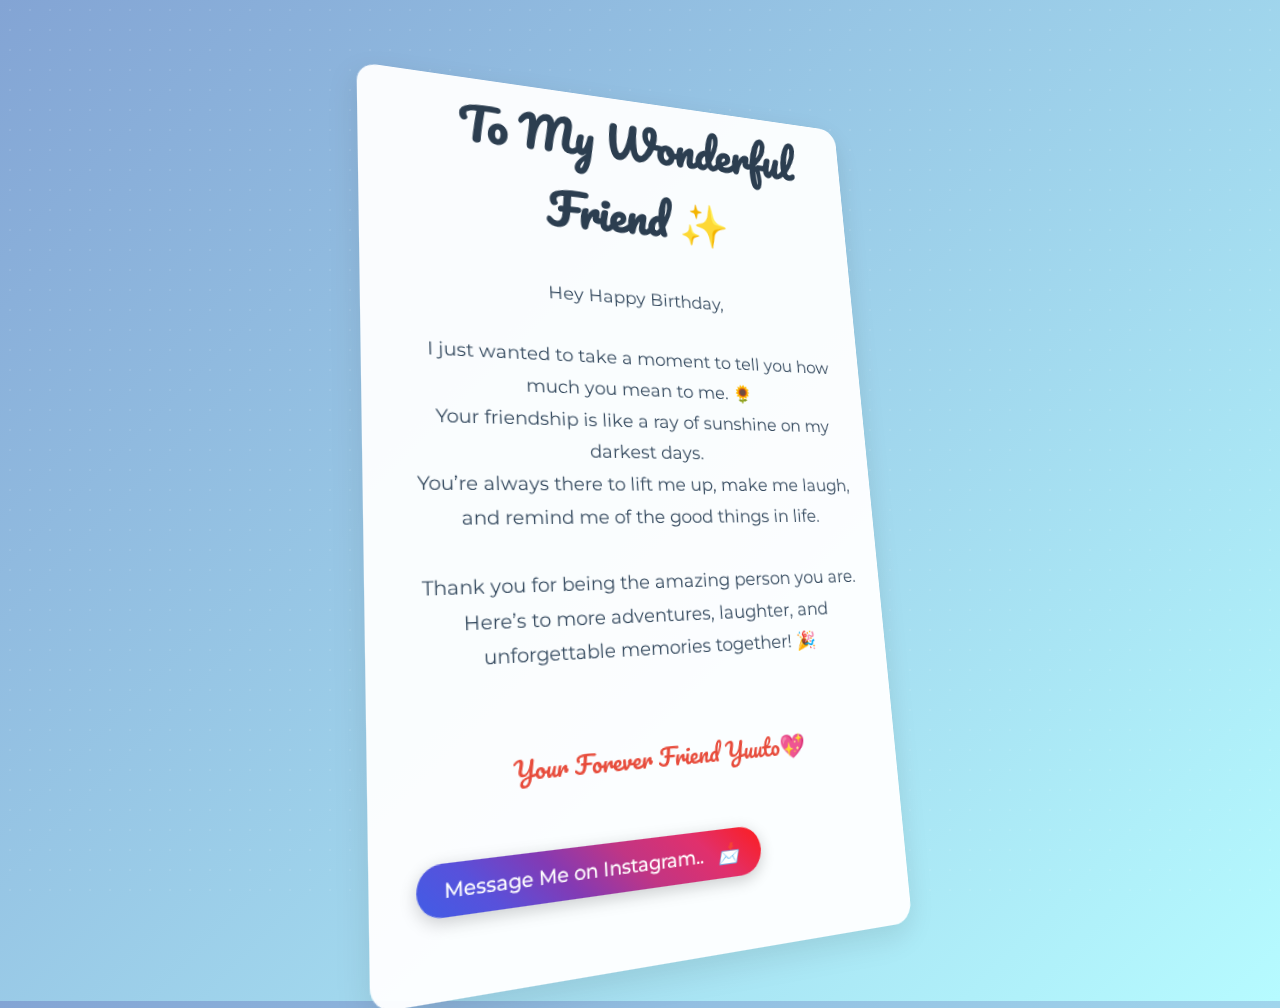
<file: index.html>
<!DOCTYPE html>
<html lang="en">
<head>
  <meta charset="UTF-8">
  <meta name="viewport" content="width=device-width, initial-scale=1.0">
  <title>For My Wonderful Friend 🌟</title>
  <link rel="icon" type="image/x-icon" href="heart.svg">
  <link href="https://fonts.googleapis.com/css2?family=Pacifico&family=Montserrat:wght@300;500&display=swap" rel="stylesheet">
  <link rel="stylesheet" href="style.css">
</head>
<body>
  <div class="background"></div>
  <div class="container">
    <div class="card">
      <h1>To My Wonderful Friend ✨</h1>
      <p class="message">
        Hey Happy Birthday,<br><br>
        I just wanted to take a moment to tell you how much you mean to me. 🌻<br>
        Your friendship is like a ray of sunshine on my darkest days.<br>
        You’re always there to lift me up, make me laugh, and remind me of the good things in life.<br><br>
        Thank you for being the amazing person you are.<br>
        Here’s to more adventures, laughter, and unforgettable memories together! 🎉<br><br>
        <span class="signature">Your Forever Friend Yuuto💖</span>
      </p>
      <a href="https://www.instagram.com/direct/new/" target="_blank" class="instagram-btn">
        <span>Message Me on Instagram.. </span>
        <i class="icon">📩</i>
      </a>
      <div class="confetti"></div>
    </div>
  </div>
  <script src="script.js"></script>
</body>
</html>
</file>
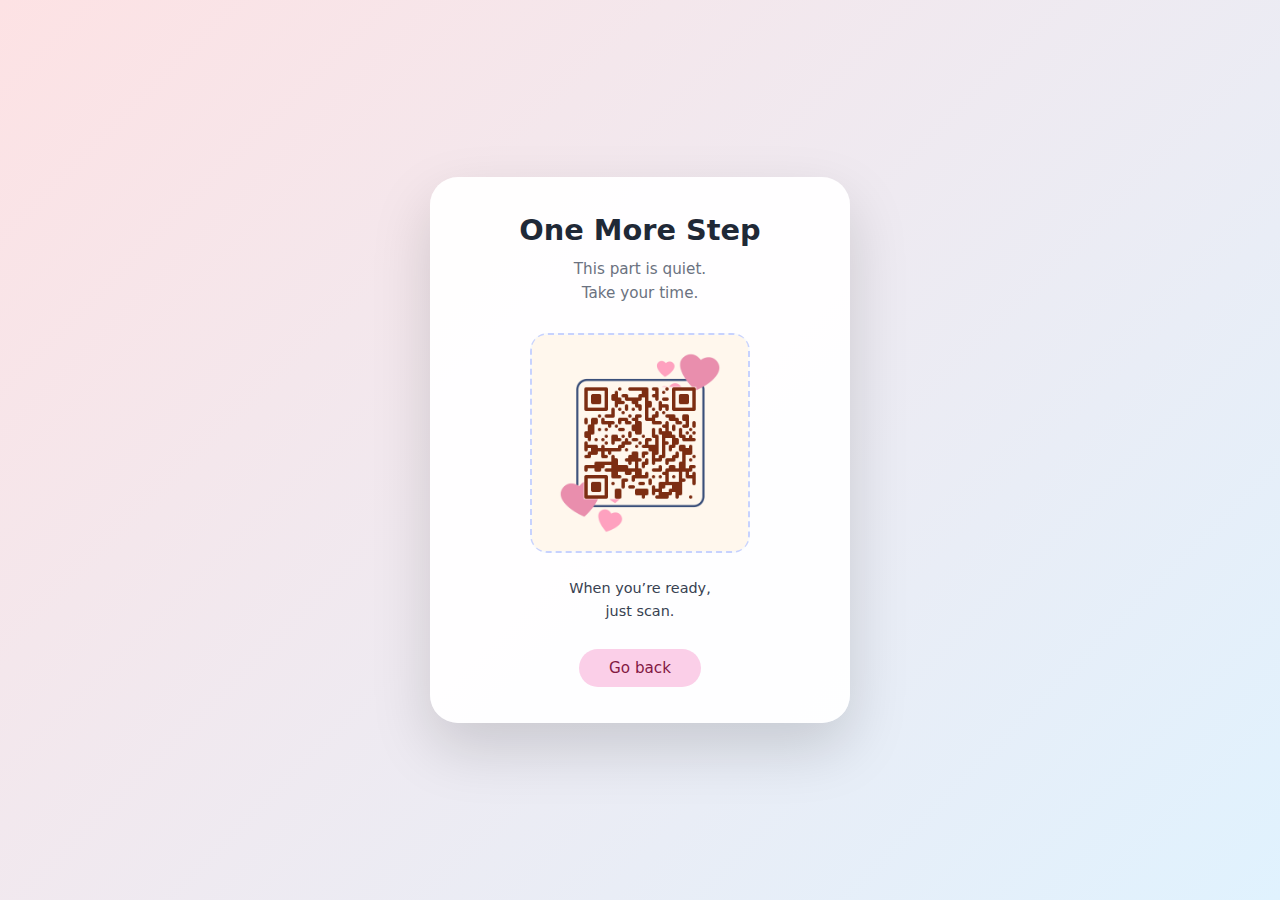
<file: code/index.html>
<!DOCTYPE html>
<html lang="en">
<head>
  <meta charset="UTF-8" />
  <meta name="viewport" content="width=device-width, initial-scale=1.0" />
  <title>Something Special</title>
  <link rel="icon" href="heart.svg">
  <style>
    /* RESET */
    * {
      margin: 0;
      padding: 0;
      box-sizing: border-box;
      font-family: system-ui, -apple-system, BlinkMacSystemFont, sans-serif;
    }

    body {
      min-height: 100vh;
      display: flex;
      align-items: center;
      justify-content: center;

      background: linear-gradient(135deg, #fde2e4, #e0f2fe);
      color: #1f2937;
    }

    /* MAIN CARD */
    .qr-wrapper {
      width: 100%;
      max-width: 420px;
      margin: 20px;

      background: rgba(255, 255, 255, 0.95);
      border-radius: 28px;

      padding: 36px 28px;
      text-align: center;

      box-shadow: 0 25px 60px rgba(0, 0, 0, 0.15);
      animation: fadeIn 1.2s ease;
    }

    @keyframes fadeIn {
      from {
        opacity: 0;
        transform: translateY(20px);
      }
      to {
        opacity: 1;
        transform: translateY(0);
      }
    }

    /* TITLE */
    .qr-title {
      font-size: 1.8rem;
      margin-bottom: 10px;
    }

    /* SUBTITLE */
    .qr-subtitle {
      font-size: 0.95rem;
      color: #6b7280;
      margin-bottom: 28px;
      line-height: 1.6;
    }

    /* QR PLACEHOLDER */
    .qr-box {
      width: 220px;
      height: 220px;
      margin: 0 auto 24px;

      border-radius: 18px;
      border: 2px dashed #c7d2fe;

      display: flex;
      align-items: center;
      justify-content: center;

      color: #6b7280;
      font-size: 0.9rem;
      text-align: center;

      background: #f8fafc;
    }

    /* When you insert image later */
    .qr-box img {
      width: 100%;
      height: 100%;
      object-fit: contain;
      border-radius: 14px;
    }

    /* NOTE TEXT */
    .qr-note {
      font-size: 0.9rem;
      color: #374151;
      margin-bottom: 26px;
      line-height: 1.6;
    }

    /* BUTTON */
    .back-btn {
      padding: 10px 30px;
      border-radius: 999px;
      border: none;

      background: #fbcfe8;
      color: #831843;

      cursor: pointer;
      font-size: 0.95rem;

      transition: transform 0.2s ease, box-shadow 0.2s ease;
    }

    .back-btn:hover {
      transform: translateY(-2px);
      box-shadow: 0 8px 20px rgba(0, 0, 0, 0.15);
    }

    /* MOBILE */
    @media (max-width: 480px) {
      .qr-wrapper {
        padding: 30px 22px;
      }

      .qr-title {
        font-size: 1.5rem;
      }

      .qr-box {
        width: 190px;
        height: 190px;
      }
    }
  </style>
</head>
<body>
  <div class="qr-wrapper">
    <h1 class="qr-title">
      One More Step
    </h1>
    <p class="qr-subtitle">
      This part is quiet.<br />
      Take your time.
    </p>
    <!-- QR PLACEHOLDER -->
    <div class="qr-box">
        <img src="qrcode-For you_!😊 (1).png" alt="QR Code" />
    </div>
    <p class="qr-note">
      When you’re ready,<br/>
      just scan.
    </p>
    <button class="back-btn" onclick="goBack()">
      Go back
    </button>
  </div>
  <script>
    function goBack() {
      if (document.referrer) {
        window.location.href = document.referrer;
      } else {
        window.history.back();
      }
    }
  </script>
</body>
</html>
</file>
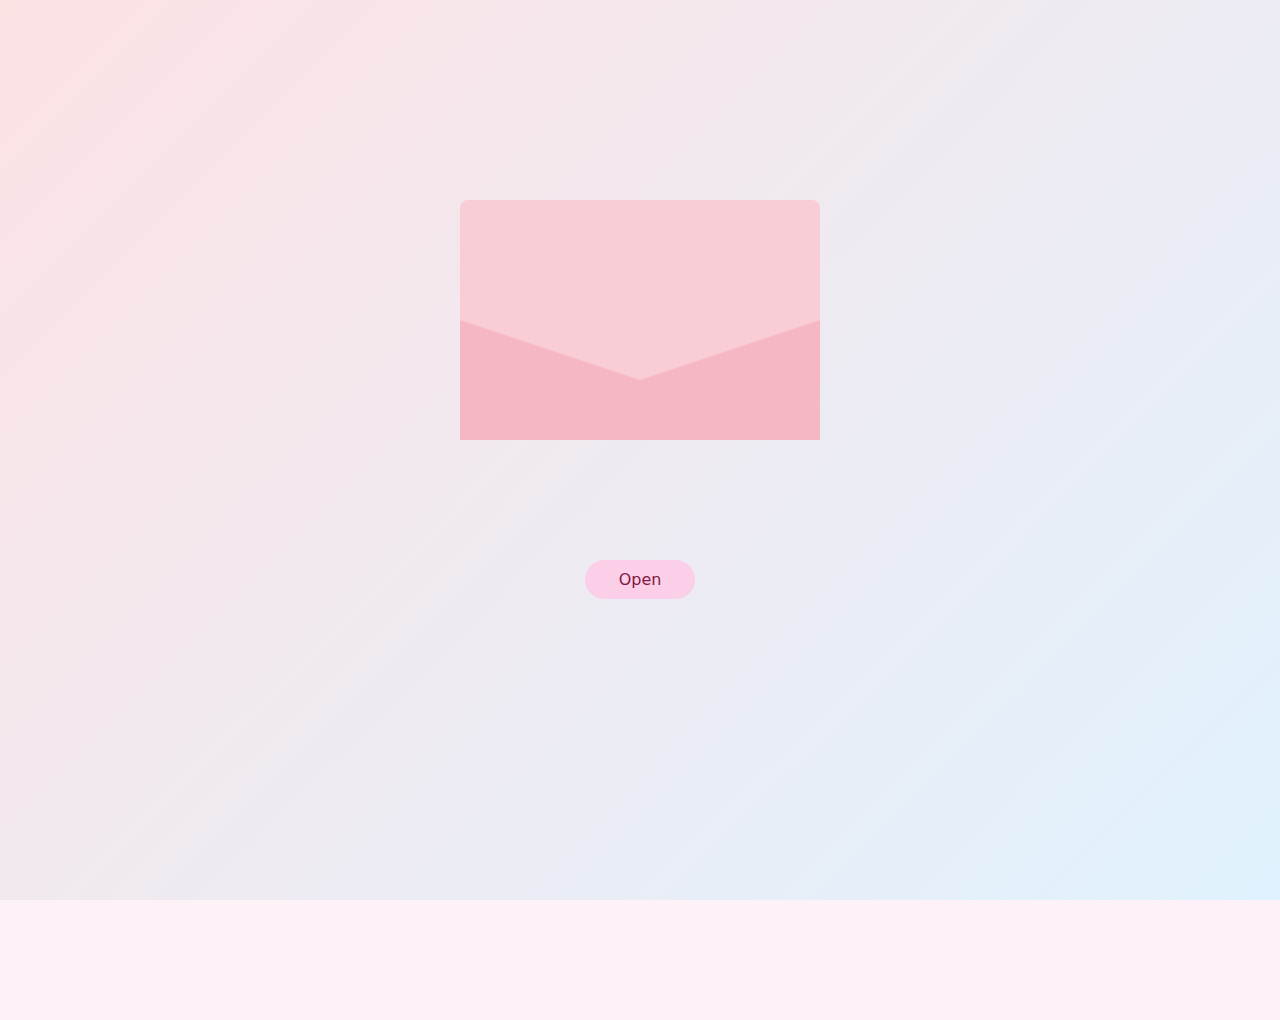
<file: letter/index.html>
<!DOCTYPE html>
<html lang="en">
<head>
  <meta charset="UTF-8" />
  <meta name="viewport" content="width=device-width, initial-scale=1.0" />
  <title>Letter</title>
  <link rel="icon" href="heart.svg">
  <link rel="stylesheet" href="style.css" />
</head>
<body>
  <!-- Background -->
  <div class="bg-image"></div>
  <!-- Stage -->
  <div class="stage">
    <!-- Envelope -->
    <div id="envelope">
      <div class="envelope-body"></div>
      <div class="envelope-front"></div>
    </div>
    <!-- Letter -->
    <div id="letter">
      <div class="letter-content">
        <pre>
To: 君
Happy Birthday.
I hope today brings you quiet happiness and gentle smiles.

I don’t know where I stand in your life, but I’m grateful that you exist.

I just wanted to wish you a beautiful day and a year filled with things that make you smile.

Take care, always.
        </pre>
      </div>
    </div>

  </div>

  <!-- Button -->
  <div class="controls">
    <button id="openBtn">
      Open
    </button>
  </div>
  <script src="script.js"></script>
</body>
</html>
</file>
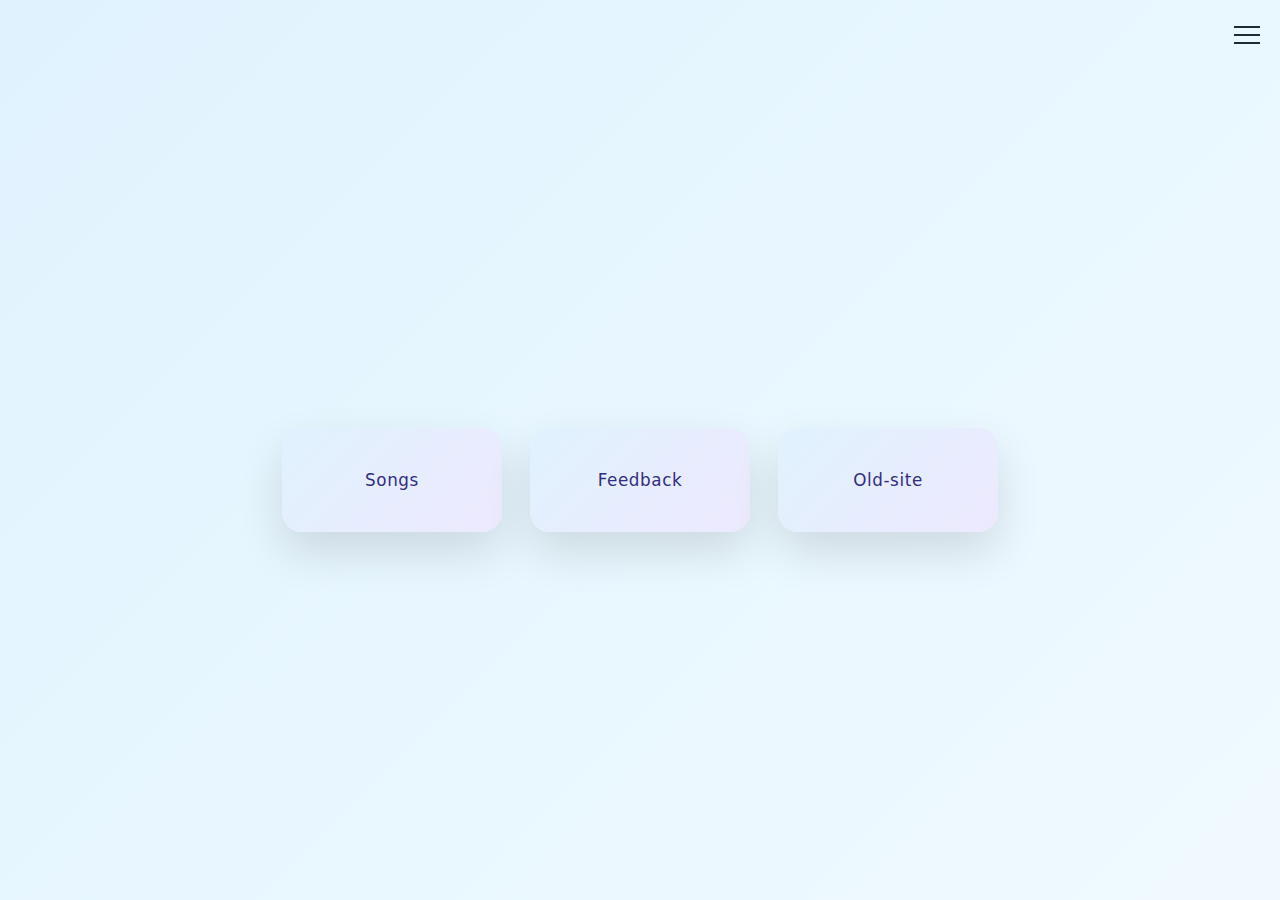
<file: for-you.html>
<!DOCTYPE html>
<html lang="en">
<head>
  <meta charset="UTF-8" />
  <meta name="viewport" content="width=device-width, initial-scale=1.0" />
  <title>Notice</title>

  <!-- Font -->
  <link href="https://fonts.googleapis.com/css2?family=Inter:wght@400;500&display=swap" rel="stylesheet">
  
  <!-- CSS -->
  <link rel="stylesheet" href="for-you.css">
</head>
<body>

 

 <!-- Hamburger Navigation -->
<div class="nav-wrapper">
  <div class="hamburger" id="hamburger">
    <span></span>
    <span></span>
    <span></span>
  </div>

  <div class="nav-menu" id="navMenu">
    <a href="index.html">Home</a>

    <div class="contact-block" data-hint="Contact">
     <a href="https://mail.google.com/mail/u/0/#inbox?compose=GTvVlcSDbSRLWmnDggbLmtGnFnDcMNSJPRKVPZnKGkZHzvwBhkxZrrSjxHNQkmFxcNWZVgcVGBzMT">G-Mail</a> 
</div>
  </div>
</div>




<!-- Feature boxes -->
<div class="box-group">
  <div class="feature-box song-box">
    <h3>Songs</h3>
  </div>

  <div class="feature-box feedback-box">
    <h3>Feedback</h3>
  </div>

  <div class="feature-box oldsite-box">
    <h3>Old-site</h3>
  </div>
</div>









  <!-- JS -->
  <script src="for-you.js"></script>
</body>
</html>
</file>
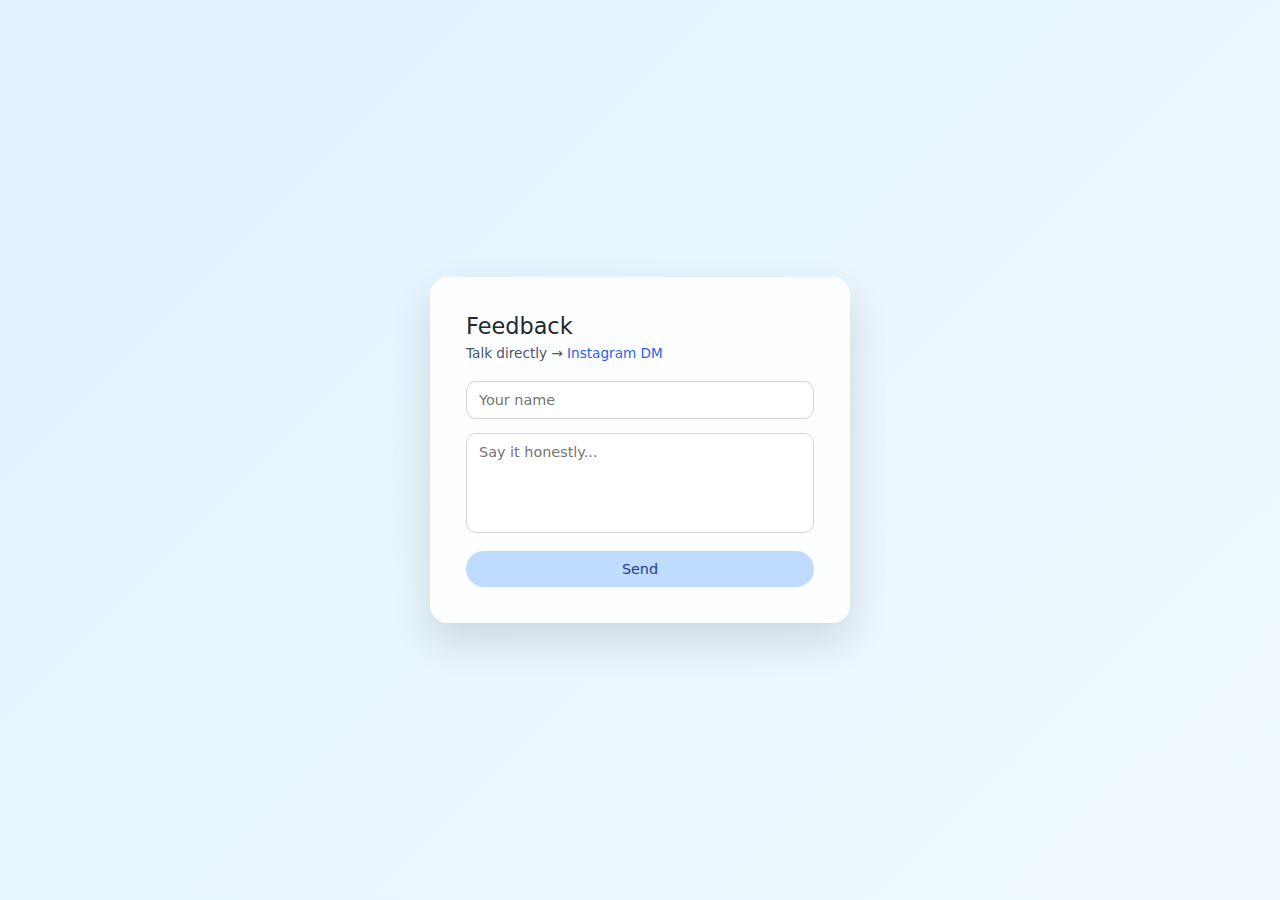
<file: pages/feedback.html>
<!DOCTYPE html>
<html lang="en">
<head>
  <meta charset="UTF-8" />
  <meta name="viewport" content="width=device-width, initial-scale=1.0" />
  <title>Feedback</title>

  <style>
    * {
      margin: 0;
      padding: 0;
      box-sizing: border-box;
      font-family: system-ui, -apple-system, BlinkMacSystemFont, sans-serif;
    }

    body {
      min-height: 100vh;
      background: linear-gradient(135deg, #e0f2fe, #f0f9ff);
      display: flex;
      align-items: center;
      justify-content: center;
      color: #1f2937;
    }

    .feedback-box {
      background: rgba(255, 255, 255, 0.9);
      padding: 36px;
      border-radius: 18px;
      width: 100%;
      max-width: 420px;
      box-shadow: 0 18px 40px rgba(0,0,0,0.12);
      animation: fadeIn 1.2s ease;
    }

    h1 {
      font-size: 1.4rem;
      font-weight: 500;
      margin-bottom: 6px;
    }

    .direct {
      font-size: 0.85rem;
      margin-bottom: 20px;
      color: #475569;
    }

    .direct a {
      color: #2563eb;
      text-decoration: none;
    }

    input, textarea {
      width: 100%;
      padding: 10px 12px;
      margin-bottom: 14px;
      border-radius: 10px;
      border: 1px solid #d1d5db;
      font-size: 0.9rem;
    }

    textarea {
      resize: none;
      height: 100px;
    }

    button {
      width: 100%;
      padding: 10px;
      border-radius: 999px;
      border: none;
      background: #bfdbfe;
      color: #1e3a8a;
      font-size: 0.9rem;
      cursor: pointer;
      transition: background 0.25s ease;
    }

    button:hover {
      background: #93c5fd;
    }

    @keyframes fadeIn {
      from { opacity: 0; transform: translateY(16px); }
      to { opacity: 1; transform: translateY(0); }
    }
  </style>
</head>
<body>

  <div class="feedback-box">
    <h1>Feedback</h1>

    <div class="direct">
      Talk directly →
      <a href="https://instagram.com/YOUR_USERNAME" target="_blank">
        Instagram DM
      </a>
    </div>

    <input type="text" id="name" placeholder="Your name" required>
    <textarea id="message" placeholder="Say it honestly..." required></textarea>

    <button id="submitBtn">Send</button>
  </div>

  <script>
    document.getElementById('submitBtn').addEventListener('click', async () => {
      const name = document.getElementById('name').value.trim();
      const message = document.getElementById('message').value.trim();

      if (!name || !message) {
        alert('Please fill both fields');
        return;
      }

      const response = await fetch('../save_feedback.php', {
        method: 'POST',
        headers: { 'Content-Type': 'application/json' },
        body: JSON.stringify({ name, message })
      });

      const result = await response.json();

      if (result.success) {
        window.location.href = '../for-you.html?feedback=sent';
      } else {
        alert('Something went wrong');
      }
    });
  </script>

</body>
</html>
</file>
<file: style.css>
/* General Styles */
* {
  margin: 0;
  padding: 0;
  box-sizing: border-box;
}

body {
  background: linear-gradient(135deg, #83a4d4, #b6fbff);
  min-height: 100vh;
  display: flex;
  justify-content: center;
  align-items: center;
  font-family: 'Montserrat', sans-serif;
  /* Remove overflow: hidden; to enable scrolling */
}

.background {
  position: fixed; /* Changed to fixed to ensure it covers the entire viewport */
  top: 0;
  left: 0;
  width: 100%;
  height: 100%;
  background: radial-gradient(circle, rgba(255, 255, 255, 0.1) 10%, transparent 10.01%);
  background-size: 20px 20px;
  animation: backgroundAnimation 10s linear infinite;
  z-index: -1; /* Ensure it stays behind the content */
}

@keyframes backgroundAnimation {
  from {
    transform: translateY(0);
  }
  to {
    transform: translateY(-20px);
  }
}

.container {
  position: relative;
  max-width: 600px;
  padding: 2rem;
  perspective: 1000px;
  margin: 2rem auto; /* Added margin for spacing */
}

.card {
  background: rgba(255, 255, 255, 0.95);
  border-radius: 20px;
  padding: 2.5rem;
  box-shadow: 0 10px 30px rgba(0, 0, 0, 0.1);
  position: relative;
  transform-style: preserve-3d;
  transform: rotateY(20deg) rotateX(10deg);
  animation: cardEntry 1.5s ease-out forwards;
}

@keyframes cardEntry {
  0% {
    transform: rotateY(90deg) rotateX(30deg) translateZ(200px);
    opacity: 0;
  }
  100% {
    transform: rotateY(20deg) rotateX(10deg) translateZ(0);
    opacity: 1;
  }
}

h1 {
  font-family: 'Pacifico', cursive;
  color: #2c3e50;
  font-size: 2.8rem;
  margin-bottom: 1.5rem;
  text-align: center;
  transform: translateZ(50px);
}

.message {
  font-size: 1.1rem;
  line-height: 1.8;
  color: #34495e;
  text-align: center;
  margin-bottom: 2rem;
  transform: translateZ(30px);
}

.signature {
  display: block;
  font-family: 'Pacifico', cursive;
  color: #e74c3c;
  font-size: 1.4rem;
  text-align: center;
  margin-top: 2rem;
  transform: translateZ(50px);
}

/* Instagram Button */
.instagram-btn {
  display: inline-block;
  margin: 1.5rem auto;
  padding: 12px 24px;
  background: linear-gradient(45deg, #405de6, #5851db, #833ab4, #c13584, #e1306c, #fd1d1d);
  color: white;
  border: none;
  border-radius: 30px;
  font-size: 1.1rem;
  font-weight: 500;
  text-decoration: none;
  cursor: pointer;
  transition: all 0.3s ease;
  box-shadow: 0 4px 15px rgba(0, 0, 0, 0.2);
  position: relative;
  overflow: hidden;
}

.instagram-btn:hover {
  transform: scale(1.05);
  box-shadow: 0 6px 20px rgba(0, 0, 0, 0.3);
}

.instagram-btn .icon {
  margin-left: 10px;
  animation: float 2s infinite ease-in-out;
}

@keyframes float {
  0%, 100% {
    transform: translateY(0);
  }
  50% {
    transform: translateY(-5px);
  }
}

/* Confetti */
.confetti {
  position: fixed; /* Changed to fixed to ensure it covers the entire viewport */
  top: 0;
  left: 0;
  width: 100%;
  height: 100%;
  pointer-events: none;
  overflow: hidden;
  z-index: -1; /* Ensure it stays behind the content */
}

.confetti::before,
.confetti::after {
  content: "";
  position: absolute;
  width: 10px;
  height: 10px;
  background: #ff6f61;
  border-radius: 50%;
  animation: confettiAnimation 3s infinite ease-in-out;
}

.confetti::before {
  top: -10%;
  left: 20%;
  animation-delay: 0s;
}

.confetti::after {
  top: -10%;
  left: 80%;
  animation-delay: 1.5s;
}

@keyframes confettiAnimation {
  0% {
    transform: translateY(0) rotate(0deg);
  }
  100% {
    transform: translateY(100vh) rotate(360deg);
  }
}
</file>
<file: for-you.css>
* {
  margin: 0;
  padding: 0;
  box-sizing: border-box;
  font-family: system-ui, -apple-system, BlinkMacSystemFont, sans-serif;
}

body {
  min-height: 100vh;
  background: linear-gradient(
    135deg,
    #e0f2fe,
    #e8f7ff,
    #f0f9ff
  );
  display: flex;
  align-items: center;
  justify-content: center;
  overflow: hidden;
  color: #1f2937;
}

/* Center content */
.content {
  position: relative;
  z-index: 2;
  text-align: center;
  padding: 40px;
  animation: fadeIn 1.6s ease;
}

.content h1 {
  font-size: 1.6rem;
  font-weight: 500;
  margin-bottom: 14px;
  letter-spacing: 0.5px;
}

.content p {
  font-size: 0.95rem;
  color: #475569;
  line-height: 1.6;
}

/* Snow particles */
.snow {
  position: fixed;
  top: -10px;
  color: white;
  font-size: 12px;
  pointer-events: none;
  animation: snowFall linear forwards;
  opacity: 0.8;
  z-index: 1;
}

@keyframes snowFall {
  from {
    transform: translateY(0);
    opacity: 0.9;
  }
  to {
    transform: translateY(100vh);
    opacity: 0;
  }
}

@keyframes fadeIn {
  from {
    opacity: 0;
    transform: translateY(16px);
  }
  to {
    opacity: 1;
    transform: translateY(0);
  }
}





/* ---------- Hamburger Navigation ---------- */

.nav-wrapper {
  position: fixed;
  top: 20px;
  right: 20px;
  z-index: 50;
}

/* Three-line icon */
.hamburger {
  width: 26px;
  cursor: pointer;
}

.hamburger span {
  display: block;
  height: 2px;
  margin: 6px 0;
  background: #1f2937;
  transition: all 0.3s ease;
}

/* Menu */
.nav-menu {
  position: absolute;
  top: 40px;
  right: 0;
  background: rgba(255, 255, 255, 0.85);
  backdrop-filter: blur(6px);
  border-radius: 12px;
  padding: 14px 18px;
  min-width: 160px;
  box-shadow: 0 18px 40px rgba(0, 0, 0, 0.15);
  opacity: 0;
  pointer-events: none;
  transform: translateY(-10px);
  transition: opacity 0.3s ease, transform 0.3s ease;
}

/* Active state */
.nav-menu.active {
  opacity: 1;
  pointer-events: auto;
  transform: translateY(0);
}

/* Links */
.nav-menu a,
.contact-block {
  display: block;
  font-size: 0.9rem;
  color: #1f2937;
  text-decoration: none;
  padding: 6px 0;
}

/* Contact block subtle style */
.contact-block {
  margin-top: 8px;
  font-size: 0.85rem;
  color: #475569;
}





/* ---------- Feature boxes (for-you page) ---------- */

.box-group {
  display: grid;
  grid-template-columns: repeat(auto-fit, minmax(220px, 1fr));
  gap: 28px;
  margin-top: 60px;
  max-width: 820px;
}

/* Individual box */
.feature-box {
  background: linear-gradient(
    135deg,
    #e0f2fe,
    #ede9fe
  );
  border-radius: 20px;
  padding: 42px 24px;
  text-align: center;
  box-shadow: 0 20px 45px rgba(0, 0, 0, 0.12);
  transition: transform 0.35s ease, box-shadow 0.35s ease;
}

/* Soft emotional lift */
.feature-box:hover {
  transform: translateY(-6px);
  box-shadow: 0 28px 60px rgba(0, 0, 0, 0.16);
}

/* Title style */
.feature-box h3 {
  font-size: 1.05rem;
  font-weight: 500;
  color: #312e81;
  letter-spacing: 0.6px;
}






/* ---------- Redirect feedback (all boxes) ---------- */
.feature-box {
  cursor: pointer;
}

.feature-box:active {
  transform: scale(0.97);
}
</file>
<file: letter/style.css>
/* RESET */
* {
  margin: 0;
  padding: 0;
  box-sizing: border-box;
  font-family: system-ui, -apple-system, BlinkMacSystemFont, sans-serif;
}

/* BODY */
body {
  min-height: 100vh;
  background: #fdf2f8;
}

/* BACKGROUND */
.bg-image {
  position: fixed;
  inset: 0;
  background: linear-gradient(135deg, #fde2e4, #e0f2fe);
  z-index: -1;
}

/* STAGE */
.stage {
  position: relative;
  width: 100%;
  height: 400px;
  margin-top: 120px;
  display: flex;
  justify-content: center;
  align-items: center;
}

/* ENVELOPE */
#envelope {
  position: absolute;
  width: 360px;
  height: 240px;
  background: #f8cdd5;
  border-radius: 8px;
  transition: transform 0.8s ease, opacity 0.8s ease;
  z-index: 2;
}

/* ENVELOPE FRONT */
.envelope-front {
  position: absolute;
  bottom: 0;
  width: 100%;
  height: 120px;
  background: #f5b7c3;
  clip-path: polygon(0 0, 50% 50%, 100% 0, 100% 100%, 0 100%);
}

/* LETTER */
#letter {
  position: absolute;
  width: 320px;
  max-width: 90%;
  background: white;
  border-radius: 8px;
  padding: 22px 18px;
  box-shadow: 0 12px 30px rgba(0,0,0,0.2);

  opacity: 0;
  transform: translateY(60px);
  transition: transform 0.8s ease, opacity 0.8s ease;
  z-index: 1;
}

/* LETTER TEXT */
.letter-content pre {
  white-space: pre-wrap;
  font-size: 1rem;
  line-height: 1.6;
  margin: 0;
  color: #1f2937;
}

/* OPEN STATE (VERY CLEAR) */
.stage.open #envelope {
  transform: translateY(80px);
  opacity: 0;
}

.stage.open #letter {
  opacity: 1;
  transform: translateY(-40px);
}

/* CONTROLS */
.controls {
  text-align: center;
  margin-top: 40px;
}

.controls button {
  padding: 10px 34px;
  border-radius: 999px;
  border: none;
  background: #fbcfe8;
  color: #831843;
  font-size: 1rem;
  cursor: pointer;
}

/* MOBILE */
@media (max-width: 480px) {

  #envelope {
    width: 300px;
    height: 220px;
  }

  #letter {
    width: 260px;
  }

  .letter-content pre {
    font-size: 0.9rem;
  }

}
</file>
